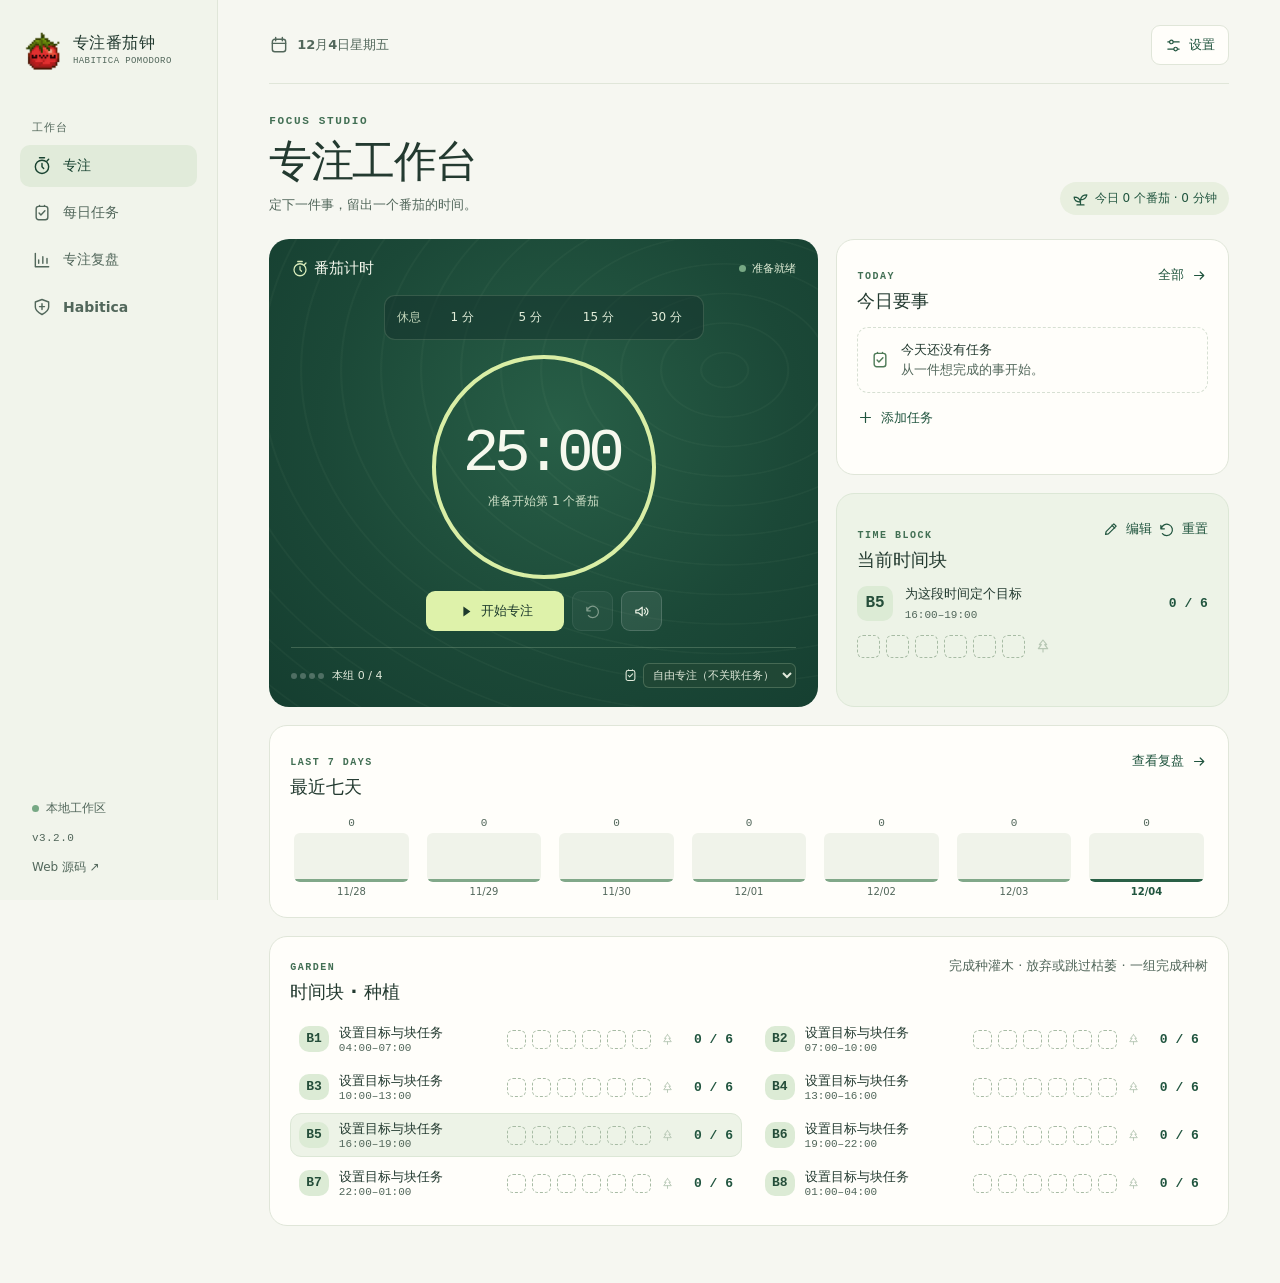
<file: index.html>
<!doctype html>
<html lang="zh-CN">
<head>
  <meta charset="utf-8">
  <meta name="viewport" content="width=device-width, initial-scale=1">
  <meta name="theme-color" content="#f6f7f1">
  <meta name="description" content="专注番茄钟。用番茄计时、每日三件事和时间块，安排今天的专注。">
  <meta http-equiv="Content-Security-Policy" content="default-src 'self'; connect-src 'self' https://habitica.com; object-src 'none'; base-uri 'none'; form-action 'none'">
  <title>专注番茄钟 · Habitica Pomodoro</title>
  <link rel="icon" href="./icon-192.png" type="image/png" sizes="192x192">
  <link rel="icon" href="./icon-512.png" type="image/png" sizes="512x512">
  <link rel="apple-touch-icon" href="./icon-192.png">
  <link rel="stylesheet" href="./styles.css">
  <script type="module" src="./app.mjs"></script>
</head>
<body>
  <svg class="symbols" xmlns="http://www.w3.org/2000/svg" aria-hidden="true">
    <symbol id="i-sprout" viewBox="0 0 24 24"><path d="M12 21v-8m0 4c-1-5-4-7-9-7 0 5 3 7 9 7Zm0-3c1-5 4-7 9-7-1 5-4 7-9 7ZM7 21h10"/></symbol>
    <symbol id="i-wilted" viewBox="0 0 24 24"><path d="M12 21v-9m0 0c-2 1-5 1-7 4 3 1 6 0 7-4Zm0 0c2 0 5 2 6 5-3 0-5-1-6-5ZM7 21h10"/></symbol>
    <symbol id="i-tree" viewBox="0 0 24 24"><path d="M12 3 6.5 10h3L5 16h14l-4.5-6h3L12 3Zm0 13v5"/></symbol>
    <symbol id="i-clock" viewBox="0 0 24 24"><circle cx="12" cy="13" r="8"/><path d="M12 9v4l2 2M9 2h6m3 4 2-2"/></symbol>
    <symbol id="i-task" viewBox="0 0 24 24"><rect x="5" y="4" width="14" height="16" rx="3"/><path d="m8.5 12 2.2 2.3 4.8-5M9 4V3m6 1V3"/></symbol>
    <symbol id="i-review" viewBox="0 0 24 24"><path d="M4 4v16h16M8 16v-4m5 4V8m5 8v-6"/></symbol>
    <symbol id="i-habitica" viewBox="0 0 24 24"><path d="M12 3 4 6v6c0 4 4 7 8 9 4-2 8-5 8-9V6l-8-3Z"/><path d="M12 8v7m-3-3.5h6"/></symbol>
    <symbol id="i-settings" viewBox="0 0 24 24"><path d="M4 7h16M4 17h16"/><circle cx="9" cy="7" r="2.5" fill="var(--icon-fill, #f6f7f1)"/><circle cx="15" cy="17" r="2.5" fill="var(--icon-fill, #f6f7f1)"/></symbol>
    <symbol id="i-calendar" viewBox="0 0 24 24"><rect x="4" y="5" width="16" height="15" rx="3"/><path d="M8 3v4m8-4v4M4 10h16"/></symbol>
    <symbol id="i-arrow" viewBox="0 0 24 24"><path d="M5 12h13m-5-5 5 5-5 5"/></symbol>
    <symbol id="i-left" viewBox="0 0 24 24"><path d="m15 6-6 6 6 6"/></symbol>
    <symbol id="i-right" viewBox="0 0 24 24"><path d="m9 6 6 6-6 6"/></symbol>
    <symbol id="i-play" viewBox="0 0 24 24"><path d="m9 5 10 7-10 7z" fill="currentColor" stroke="none"/></symbol>
    <symbol id="i-pause" viewBox="0 0 24 24"><path d="M9 6v12m6-12v12" stroke-width="2.6"/></symbol>
    <symbol id="i-skip" viewBox="0 0 24 24"><path d="m6 6 8 6-8 6V6Zm11 0v12"/></symbol>
    <symbol id="i-reset" viewBox="0 0 24 24"><path d="M4 6v5h5M4.5 11a8 8 0 1 1 1.7 6.7"/></symbol>
    <symbol id="i-sync" viewBox="0 0 24 24"><path d="M19 8a8 8 0 0 0-14 1m-1-5v5h5m11 6a8 8 0 0 1-14-1m15 5v-5h-5"/></symbol>
    <symbol id="i-plus" viewBox="0 0 24 24"><path d="M5 12h14m-7-7v14"/></symbol>
    <symbol id="i-minus" viewBox="0 0 24 24"><path d="M5 12h14"/></symbol>
    <symbol id="i-check" viewBox="0 0 24 24"><path d="m5 12 4 4L19 6"/></symbol>
    <symbol id="i-edit" viewBox="0 0 24 24"><path d="m14 6 4 4M5 19l4-.8L20 7.3 16.7 4 5.8 15 5 19Z"/></symbol>
    <symbol id="i-trash" viewBox="0 0 24 24"><path d="M4 7h16M9 7V4h6v3m3 0-1 13H7L6 7m4 4v5m4-5v5"/></symbol>
    <symbol id="i-volume" viewBox="0 0 24 24"><path d="M4 10h4l5-4v12l-5-4H4v-4Zm12-1c2 1.5 2 4.5 0 6m2.5-8c3.5 2.5 3.5 7.5 0 10"/></symbol>
    <symbol id="i-mute" viewBox="0 0 24 24"><path d="M4 10h4l5-4v12l-5-4H4v-4Zm12 0 4 4m0-4-4 4"/></symbol>
    <symbol id="i-close" viewBox="0 0 24 24"><path d="m6 6 12 12M18 6 6 18"/></symbol>
    <symbol id="i-download" viewBox="0 0 24 24"><path d="M12 4v11m-4-4 4 4 4-4m-11 5v4h14v-4"/></symbol>
    <symbol id="i-grid" viewBox="0 0 24 24"><rect x="4" y="4" width="6" height="6" rx="1"/><rect x="14" y="4" width="6" height="6" rx="1"/><rect x="4" y="14" width="6" height="6" rx="1"/><rect x="14" y="14" width="6" height="6" rx="1"/></symbol>
  </svg>
  <a class="skip" href="#content">跳到主要内容</a>
  <div class="app-shell">
    <aside class="rail" aria-label="工作台侧栏">
      <a class="brand" href="#focus">
        <img src="./icon-192.png" alt="" width="38" height="38">
        <span><strong>专注番茄钟</strong><small>HABITICA POMODORO</small></span>
      </a>
      <div class="rail-label">工作台</div>
      <nav class="nav" aria-label="主要导航">
        <a href="#focus" data-view="focus" aria-current="page"><svg class="icon" aria-hidden="true"><use href="#i-clock"/></svg>专注</a>
        <a href="#tasks" data-view="tasks"><svg class="icon" aria-hidden="true"><use href="#i-task"/></svg>每日任务</a>
        <a href="#review" data-view="review"><svg class="icon" aria-hidden="true"><use href="#i-review"/></svg>专注复盘</a>
        <a href="#habitica" data-view="habitica"><svg class="icon" aria-hidden="true"><use href="#i-habitica"/></svg>Habitica</a>
      </nav>
      <div class="rail-foot">
        <span class="local-label"><span></span> 本地工作区</span>
        <span class="app-version" data-version></span>
        <a href="https://github.com/allen7wang/pomo-app/tree/master/web">Web 源码 <span aria-hidden="true">↗</span></a>
      </div>
    </aside>
    <main id="content" class="main" tabindex="-1">
      <header class="topbar">
        <div class="topbar-date"><svg class="icon" aria-hidden="true"><use href="#i-calendar"/></svg><time id="current-date"></time></div>
        <div class="integration-actions"><a id="hub-return" class="button button-quiet" href="/" hidden><svg class="icon" aria-hidden="true"><use href="#i-grid"/></svg>项目入口</a>
          <button class="button button-quiet" type="button" data-action="settings"><svg class="icon" aria-hidden="true"><use href="#i-settings"/></svg>设置</button></div>
      </header>
      <noscript><p class="notice">请启用 JavaScript 后使用专注番茄钟。</p></noscript>
      <p id="storage-error" class="notice" role="status" hidden></p>
      <section id="view-focus" aria-labelledby="focus-title">
        <div class="page-heading"><div><p class="eyebrow">FOCUS STUDIO</p><h1 id="focus-title">专注工作台</h1><p>定下一件事，留出一个番茄的时间。</p></div><div id="daily-total" class="today-pill"></div></div>
        <div class="focus-grid">
          <article class="timer-card" aria-labelledby="timer-title">
            <div class="timer-pattern" aria-hidden="true"></div>
            <div class="timer-content">
              <div class="timer-top"><h2 id="timer-title"><svg class="icon" aria-hidden="true"><use href="#i-clock"/></svg> 番茄计时</h2><span id="timer-state" class="timer-state">准备就绪</span></div>
              <div class="phase-switch" id="break-chips" role="group" aria-label="自选休息，仅空闲时可用"><span>休息</span><button type="button" data-break="1">1 分</button><button type="button" data-break="5">5 分</button><button type="button" data-break="15">15 分</button><button type="button" data-break="30">30 分</button></div>
              <div class="clock-face">
                <svg class="clock-ring" viewBox="0 0 240 240" aria-hidden="true"><circle class="clock-track" cx="120" cy="120" r="110"/><circle id="clock-progress" class="clock-progress" cx="120" cy="120" r="110" pathLength="100" stroke-dasharray="100"/></svg>
                <div><div id="clock" class="clock" role="timer">25:00</div><p id="clock-caption">准备开始</p><p id="qishi-scene" class="qishi-scene" hidden></p></div>
              </div>
              <div class="timer-actions">
                <button id="timer-primary" class="button button-lime" type="button" data-action="timer"></button>
                <button class="button button-glass" id="timer-skip" type="button" data-action="skip" hidden><svg class="icon" aria-hidden="true"><use href="#i-skip"/></svg></button>
                <button class="button button-glass" id="timer-abandon" type="button" data-action="abandon"><svg class="icon" aria-hidden="true"><use href="#i-reset"/></svg></button>
                <button class="button button-glass" id="sound-toggle" type="button" data-action="sound"></button>
              </div>
              <div class="timer-foot"><span id="round-progress" class="round-progress"></span><label id="focus-task-label" for="focus-task" class="task-picker"><svg class="icon" aria-hidden="true"><use href="#i-task"/></svg><select id="focus-task" aria-label="本次专注任务"></select></label></div>
            </div>
          </article>
          <div class="focus-side">
            <article class="panel" id="task-preview"></article>
            <article class="panel block-panel" id="current-block"></article>
          </div>
          <article class="panel week-panel" id="week-preview"></article>
          <article class="panel week-panel" id="block-garden"></article>
        </div>
      </section>
      <section id="view-tasks" aria-labelledby="tasks-title" hidden>
        <div class="page-heading"><div><p class="eyebrow">DAILY PRIORITIES</p><h1 id="tasks-title">每日任务</h1><p>工作和个人各留三件要事，琐事另外整理。</p></div><div class="integration-actions" id="task-actions"></div></div>
        <div id="task-board"></div>
      </section>
      <section id="view-review" aria-labelledby="review-title" hidden>
        <div class="page-heading"><div><p class="eyebrow">FOCUS REVIEW</p><h1 id="review-title">专注复盘</h1><p>回看每天的番茄、时间块和种植记录。</p></div><button class="button button-quiet" type="button" data-action="export"><svg class="icon" aria-hidden="true"><use href="#i-download"/></svg> 导出 CSV</button></div>
        <div id="review-body"></div>
      </section>
      <section id="view-habitica" aria-labelledby="habitica-title" hidden>
        <div class="page-heading"><div><p class="eyebrow">HABITICA CONNECTION</p><h1 id="habitica-title">Habitica</h1><p>查看角色、记录习惯和完成每日打卡。</p></div></div>
        <div id="habitica-body"></div>
      </section>
    </main>
  </div>
  <dialog id="dialog" aria-labelledby="dialog-title"></dialog>
  <div id="status" class="toast" role="status" aria-live="polite"></div>
</body>
</html>
</file>
<file: styles.css>
:root {
  color-scheme: light;
  font-family: system-ui, -apple-system, "PingFang SC", "Microsoft YaHei", sans-serif;
  color: #233a30;
  background: #f6f7f1;
  font-synthesis: none;
  --ink: #233a30;
  --muted: #52675b;
  --green: #21553f;
  --paper: #f6f7f1;
  --panel: #fffefa;
  --line: #e0e6d9;
  --mint: #eaf1e4;
  --lime: #def2aa;
  --mono: ui-monospace, SFMono-Regular, Consolas, monospace;
}
* { box-sizing: border-box; }
body { margin: 0; }
[hidden] { display: none !important; }
button, input, select { font: inherit; }
button, a, input, select { -webkit-tap-highlight-color: transparent; }
button { cursor: pointer; }
button:disabled { cursor: default; opacity: .48; }
a { color: inherit; text-decoration: none; }
button:focus-visible, a:focus-visible, select:focus-visible, input:focus-visible { outline: 2px solid #679a6b; outline-offset: 3px; }
h1, h2, h3, p { margin: 0; }
h2 { font-size: 18px; }
h3 { font-size: 15px; }
p { line-height: 1.65; }
.symbols { position: absolute; width: 0; height: 0; overflow: hidden; }
.icon { width: 20px; height: 20px; display: inline-block; vertical-align: middle; fill: none; stroke: currentColor; stroke-width: 1.7; stroke-linecap: round; stroke-linejoin: round; flex: none; }
.skip { position: fixed; top: -100px; left: 16px; z-index: 10; padding: 10px; background: white; }
.skip:focus { top: 12px; }
.app-shell { display: grid; grid-template-columns: 218px minmax(0, 1fr); min-height: 100vh; max-width: 1600px; margin-inline: auto; }
.rail { display: flex; flex-direction: column; position: sticky; top: 0; height: 100dvh; padding: 32px 20px 24px; border-inline-end: 1px solid var(--line); background: #f1f4eb; }
.brand { display: flex; align-items: center; gap: 11px; padding-inline: 4px; white-space: nowrap; }
.brand img { border-radius: 10px; }
.brand strong, .brand small { display: block; }
.brand strong { font-size: 16px; letter-spacing: .025em; }
.brand small { font: 9px/1.6 var(--mono); color: var(--muted); letter-spacing: .045em; }
.rail-label { margin: 50px 0 10px 12px; font-size: 11px; color: var(--muted); letter-spacing: .1em; }
.nav { display: grid; gap: 5px; }
.nav a { display: flex; align-items: center; gap: 11px; padding: 11px 12px; border-radius: 10px; color: var(--muted); font-size: 14px; font-weight: 600; white-space: nowrap; }
.nav a:hover { background: #e8eee2; color: var(--green); }
.nav a[aria-current] { color: #194331; background: #e1ebda; }
.rail-foot { margin-top: auto; display: grid; gap: 15px; padding: 16px 12px 0; color: var(--muted); font-size: 12px; }
.rail-foot a:hover { text-decoration: underline; }
.app-version { font: 11px var(--mono); letter-spacing: .04em; }
.local-label { display: inline-flex; align-items: center; gap: 7px; }
.local-label span, .timer-state::before { width: 7px; height: 7px; border-radius: 50%; background: #77a884; content: ''; }
.main { width: 100%; max-width: 1220px; padding: 25px clamp(22px, 4vw, 60px) 54px; margin-inline: auto; }
.main:focus { outline: none; }
.topbar, .page-heading, .panel-heading, .timer-top, .timer-foot, .block-label, .item-line { display: flex; align-items: center; justify-content: space-between; gap: 12px; }
.topbar { padding-bottom: 18px; border-bottom: 1px solid var(--line); }
.topbar-date { display: flex; align-items: center; gap: 8px; font-size: 13px; font-weight: 600; color: var(--muted); }
.page-heading { margin-block: 30px 24px; align-items: end; }
.eyebrow { color: #426f54; font: 600 11px/1.4 var(--mono); letter-spacing: .15em; }
.page-heading h1 { font-size: clamp(29px, 4vw, 43px); line-height: 1.2; letter-spacing: -.035em; margin: 7px 0 6px; }
.page-heading h1 + p, .panel-copy { color: var(--muted); font-size: 13px; }
.today-pill { display: inline-flex; align-items: center; gap: 6px; font-size: 12px; color: var(--green); background: #e8efdf; border-radius: 100px; padding: 8px 12px; white-space: nowrap; }
.today-pill .icon { width: 17px; height: 17px; }
.focus-grid { display: grid; grid-template-columns: minmax(0, 1.4fr) minmax(0, 1fr); gap: 18px; align-items: stretch; }
.focus-side { display: grid; grid-template-rows: 1.1fr 1fr; gap: 18px; min-width: 0; }
.panel { background: var(--panel); border: 1px solid var(--line); border-radius: 18px; min-width: 0; padding: 20px; }
.panel-heading { align-items: baseline; margin-bottom: 13px; }
.panel-heading h2 { line-height: 1.35; }
.panel-heading .eyebrow { margin-bottom: 5px; font-size: 10px; }
.panel-copy { margin-top: 6px; }
.button, .text-button, .icon-button { display: inline-flex; align-items: center; justify-content: center; gap: 7px; border-radius: 9px; font-size: 13px; font-weight: 650; white-space: nowrap; }
.button { min-height: 40px; padding: 8px 13px; border: 1px solid transparent; }
.button .icon, .text-button .icon, .icon-button .icon { width: 17px; height: 17px; }
.button-quiet { background: var(--panel); border-color: var(--line); color: var(--green); }
.button-quiet:hover, .icon-button:hover { background: var(--mint); }
.button-primary { background: var(--green); color: white; }
.button-primary:hover { background: #16452f; }
.text-button, .icon-button { color: var(--green); background: transparent; border: 0; padding: 6px 0; }
.text-button:hover { text-decoration: underline; }
.icon-button { min-width: 36px; min-height: 36px; padding: 5px; }
.timer-card { position: relative; isolation: isolate; overflow: hidden; border-radius: 20px; color: #f6f9ee; background: radial-gradient(ellipse at 53% 40%, #285f47 0, #1b4837 58%, #153e30 100%); min-width: 0; }
.timer-pattern { position: absolute; inset: 0; z-index: -1; opacity: .35; background: repeating-radial-gradient(ellipse at 83% 28%, transparent 0 22px, #c6e2b51c 23px 24px, transparent 25px 40px); }
.timer-content { padding: 20px 22px 16px; }
.timer-top h2 { font-size: 15px; }
.timer-top h2 .icon { width: 18px; height: 18px; color: #d8ebba; }
.timer-state { font-size: 11px; color: #e0edd6; display: inline-flex; align-items: center; gap: 6px; white-space: nowrap; }
.timer-state[data-running]::before { background: #d9f4a6; box-shadow: 0 0 9px #c8ee98; }
.phase-switch { display: flex; justify-content: center; width: fit-content; gap: 3px; margin: 17px auto 7px; padding: 4px; border-radius: 11px; background: #142f2b77; border: 1px solid #c3e2b82d; }
.phase-switch button { min-width: 65px; min-height: 35px; border: 0; border-radius: 7px; padding: 6px 10px; background: transparent; color: #e1edd9; font-size: 12px; }
.phase-switch button:hover { background: #ffffff18; }
.phase-switch button[aria-pressed="true"] { background: #e5f0d7; color: #214332; font-weight: 700; }
.phase-switch span { display: inline-flex; align-items: center; padding: 0 6px 0 8px; color: #c5d9bd; font-size: 12px; }
.phase-switch button:disabled { opacity: .4; }
.clock-face { width: min(240px, 100%); aspect-ratio: 1; margin: 0 auto; display: grid; place-items: center; position: relative; text-align: center; }
.clock-ring { position: absolute; inset: 0; width: 100%; height: 100%; fill: none; stroke-width: 4; transform: rotate(-90deg); }
.clock-track { stroke: #e2edda29; }
.clock-progress { stroke: #d9eea5; stroke-linecap: round; }
.clock { font-size: clamp(40px, 6vw, 61px); line-height: 1.03; font-family: var(--mono); font-variant-numeric: tabular-nums; letter-spacing: -.085em; padding-right: .085em; }
#clock-caption { font-size: 12px; margin-top: 7px; color: #d0e1c8; }
.qishi-scene { margin: 5px 0 0; color: #d0e1c8; font-size: 12px; }
.timer-actions { display: flex; justify-content: center; gap: 8px; margin-top: 4px; }
.button-lime { color: #1d3a2c; background: var(--lime); min-width: 138px; }
.button-lime:hover { background: #eff8ca; }
.button-glass { width: 41px; padding: 0; color: #eaf1e4; background: #ffffff14; border-color: #ffffff27; }
.button-glass:hover { background: #ffffff28; }
.timer-foot { margin-top: 16px; padding-top: 12px; border-top: 1px solid #d3e9c436; color: #e1eadb; font-size: 11px; min-height: 44px; }
.round-progress { display: inline-flex; align-items: center; gap: 8px; white-space: nowrap; }
.round-dots { display: flex; gap: 3px; }
.round-dots span { display: block; border-radius: 100%; width: 6px; height: 6px; background: #ffffff3d; }
.round-dots .filled { background: var(--lime); }
.task-picker { display: flex; align-items: center; gap: 5px; min-width: 0; }
.task-picker .icon { width: 15px; height: 15px; }
.task-picker select { max-width: 180px; min-width: 0; width: 100%; color: inherit; background: #204735; border: 1px solid #d3e9c436; border-radius: 6px; padding: 4px 5px; text-overflow: ellipsis; }
.empty { display: flex; gap: 11px; align-items: center; padding: 13px 12px; border: 1px dashed #d7e0d3; border-radius: 11px; color: var(--muted); font-size: 13px; }
.empty strong { display: block; font-size: 13px; color: var(--ink); margin-bottom: 2px; }
.empty .icon { color: #4f7b58; }
.task-list, .integration-list { padding: 0; list-style: none; margin: 0; }
.task-row, .integration-list li { min-height: 44px; display: flex; align-items: center; gap: 9px; border-bottom: 1px solid var(--line); }
.task-row:last-child, .integration-list li:last-child { border-bottom: 0; }
.task-row .task-name, .integration-list strong { flex: 1; min-width: 0; overflow-wrap: anywhere; font-size: 13px; }
.task-row.done .task-name, .integration-list .scored { text-decoration: line-through; color: var(--muted); }
.task-check { display: grid; place-items: center; width: 24px; height: 24px; flex: none; border-radius: 50%; color: white; background: transparent; border: 1px solid #98ae98; padding: 0; }
.task-check:hover { background: var(--mint); }
.task-check[aria-pressed="true"] { background: var(--green); border-color: var(--green); }
.task-check .icon { width: 14px; height: 14px; }
.sync-tag { margin-left: 6px; padding: 1px 6px; border-radius: 99px; background: #fff2db; color: #7a5420; font-size: 10px; white-space: nowrap; }
.status-dot { width: 18px; height: 18px; flex: none; display: grid; place-items: center; border-radius: 50%; border: 1px solid #b9c8b6; color: var(--green); }
.status-dot .icon { width: 12px; height: 12px; }
.group-label { padding: 10px 0 2px; color: var(--muted); font-size: 12px; font-weight: 650; }
.group-label:first-child { padding-top: 0; }
.sync-notice { margin: 0 0 14px; }
.add-line { margin-top: 10px; }
.block-panel { background: #edf3e7; border-color: #dce7d6; }
.block-label { margin-top: 9px; justify-content: flex-start; }
.block-number { border-radius: 10px; background: #dcebd5; color: #254e3a; padding: 8px; font: 700 16px/1.2 var(--mono); }
.block-info { flex: 1; min-width: 0; }
.block-info strong { font-size: 13px; display: block; overflow-wrap: anywhere; }
.block-info small { font: 11px var(--mono); color: var(--muted); }
.block-count { color: var(--green); font: 700 13px var(--mono); white-space: nowrap; }
.plant-rail { display: flex; flex-wrap: wrap; gap: 6px; margin-top: 13px; }
.plant-rail span { width: 23px; height: 23px; display: grid; place-items: center; border-radius: 6px; border: 1px dashed #a7bba4; }
.plant-rail .planted { background: #d5e8ce; border: 1px solid #d5e8ce; color: var(--green); }
.plant-rail .icon { width: 16px; height: 16px; }
.plant-rail .wilted { background: #f1e7dc; border: 1px solid #e3d3c2; color: #9a6a43; }
.plant-rail .tree { margin-left: 4px; border: 0; width: auto; min-width: 23px; color: #b7c7b4; gap: 1px; display: inline-flex; align-items: center; }
.plant-rail .tree.grown { color: #2f6b3c; }
.plant-rail .tree b { font: 600 10px var(--mono); }
.garden-list { list-style: none; margin: 0; padding: 0; display: grid; grid-template-columns: repeat(2, minmax(0, 1fr)); gap: 4px 14px; }
.garden-row { width: 100%; display: grid; grid-template-columns: auto minmax(0, 1fr) auto auto; align-items: center; gap: 10px; padding: 6px 8px; border: 1px solid transparent; border-radius: 11px; background: transparent; color: inherit; text-align: left; }
.garden-row .block-number { padding: 5px 7px; font-size: 13px; }
.garden-row:hover { background: var(--mint); }
.garden-row[aria-current] { background: #edf3e7; border-color: #dce7d6; }
.garden-row .plant-rail { margin: 0; flex-wrap: nowrap; }
.garden-row .plant-rail span { width: 19px; height: 19px; }
.garden-row .plant-rail .icon { width: 13px; height: 13px; }
.garden-info { min-width: 0; display: grid; }
.garden-info strong { font-size: 13px; overflow: hidden; text-overflow: ellipsis; white-space: nowrap; }
.garden-info small { font: 11px var(--mono); color: var(--muted); }
.block-number.small { padding: 4px 6px; font-size: 12px; }
.week-panel { grid-column: 1 / -1; }
.chart { display: grid; grid-template-columns: repeat(7, minmax(0, 1fr)); gap: clamp(6px, 2vw, 18px); padding: 4px 4px 0; }
.chart[data-range="30"] { grid-template-columns: repeat(30, minmax(0, 1fr)); gap: 4px; }
.chart-col { display: grid; text-align: center; gap: 4px; color: var(--muted); min-width: 0; font-size: 10px; }
.chart-col span { font: 11px var(--mono); }
.chart[data-range="30"] .chart-col span { visibility: hidden; }
.chart[data-range="30"] .chart-col:nth-child(5n) span, .chart[data-range="30"] .chart-col:last-child span { visibility: visible; }
.bar-slot { display: flex; align-items: end; height: 49px; background: #f0f3ea; border-radius: 6px; overflow: hidden; }
.bar { width: 100%; min-height: 3px; background: #81a889; border-radius: 5px; }
.chart-col:last-child .bar { background: #2a6046; }
.chart-col:last-child time { color: var(--green); font-weight: 700; }
button.chart-col { border: 0; background: transparent; padding: 3px 0; border-radius: 7px; color: var(--muted); font: inherit; font-size: 10px; }
button.chart-col:hover { background: var(--mint); }
button.chart-col[aria-pressed="true"] { background: #e1ebda; color: var(--green); }
button.chart-col[aria-pressed="true"] .bar { background: #2a6046; }
.chart[data-range="90"] { grid-template-columns: repeat(90, minmax(0, 1fr)); gap: 1px; }
.chart[data-range="90"] .bar { border-radius: 2px; }
.category-grid, .stats-grid, .integration-grid { display: grid; gap: 14px; grid-template-columns: repeat(3, minmax(0, 1fr)); }
.category-grid .panel { padding: 16px; }
.later-panel { margin-top: 16px; }
.badge { border-radius: 99px; background: var(--mint); color: var(--green); padding: 4px 8px; font: 11px var(--mono); white-space: nowrap; }
.stats-grid .panel strong { display: block; font: 600 28px/1.2 var(--mono); margin-block: 7px 0; }
.stats-grid .panel small { color: var(--muted); }
.review-range { display: inline-flex; gap: 4px; }
.review-range button[aria-pressed="true"] { background: var(--mint); border-color: #cbdcc8; }
.period-nav { display: flex; align-items: center; gap: 8px; margin-bottom: 12px; font: 12px var(--mono); color: var(--ink); }
.metric-row { display: grid; grid-template-columns: repeat(3, minmax(0, 1fr)); gap: 10px; margin-bottom: 6px; }
.metric strong { display: block; font: 600 18px/1.3 var(--mono); }
.metric small { color: var(--muted); font-size: 11px; }
.section-title { margin: 16px 0 8px; font-size: 14px; }
.disclosure { width: 100%; display: flex; align-items: center; gap: 8px; margin-top: 10px; padding: 9px 0; border: 0; border-top: 1px solid var(--line); background: transparent; color: var(--ink); font-weight: 650; font-size: 13px; }
.disclosure .muted { margin-left: auto; }
.disclosure .icon { width: 15px; height: 15px; color: var(--green); }
.session-list { list-style: none; margin: 0 0 6px; padding: 0; }
.session-row { display: grid; gap: 2px; padding: 7px 0; border-bottom: 1px solid var(--line); }
.session-row strong { font-size: 13px; overflow-wrap: anywhere; }
.session-row small { font: 11px var(--mono); color: var(--muted); }
.day-row { width: 100%; min-height: 42px; display: flex; align-items: center; justify-content: space-between; gap: 12px; border: 0; border-bottom: 1px solid var(--line); background: transparent; color: var(--ink); font-size: 13px; padding: 0 6px; text-align: left; }
.day-row small { color: var(--muted); font-size: 12px; }
.day-row:hover, .day-row[aria-pressed="true"] { background: var(--mint); }
li:last-child > .day-row { border-bottom: 0; }
.review-foot { margin-top: 16px; display: grid; gap: 10px; }
.button.danger, .icon-button.danger, .text-button.danger { color: #a3342b; }
.integration-grid { grid-template-columns: repeat(2, minmax(0, 1fr)); }
.integration-top { margin-bottom: 14px; }
.integration-actions { display: flex; flex-wrap: wrap; gap: 6px; }
.integration-list .button { min-width: 38px; min-height: 36px; padding: 5px; }
.role-bars { display: grid; gap: 7px; margin-top: 12px; max-width: 520px; }
.role-bar { display: grid; grid-template-columns: 34px minmax(0, 1fr) auto; align-items: center; gap: 10px; font-size: 12px; color: var(--muted); }
.role-bar div { height: 7px; border-radius: 9px; background: #eef1ea; overflow: hidden; }
.role-bar i { display: block; height: 100%; border-radius: inherit; background: #81a889; }
.role-bar.hp i { background: #d0675a; }
.role-bar.mp i { background: #5b86c4; }
.role-bar.exp i { background: #d6a83a; }
.role-bar small { font: 11px var(--mono); }
.notice { margin-top: 12px; padding: 9px 12px; border-radius: 8px; background: #fff2db; color: #68481e; font-size: 13px; }
.muted { color: var(--muted); font-size: 13px; }
.form { display: grid; gap: 14px; margin-top: 16px; }
.form label { display: grid; gap: 5px; color: var(--muted); font-size: 13px; }
.form input, .form select { min-width: 0; min-height: 41px; width: 100%; border: 1px solid #d5dfd1; border-radius: 8px; background: #fff; color: var(--ink); padding: 8px 10px; }
.form-grid { display: grid; gap: 11px; grid-template-columns: repeat(2, minmax(0, 1fr)); }
.form .inline-field { display: flex; align-items: center; }
.form input[type="checkbox"] { min-height: auto; width: 17px; height: 17px; accent-color: var(--green); }
.form-actions { display: flex; align-items: center; justify-content: end; gap: 8px; }
.form-error { color: #a3342b; font-size: 13px; }
.form fieldset { margin: 0; padding: 12px 0 2px; border: 0; border-top: 1px solid var(--line); display: grid; gap: 10px; }
.form legend { padding: 0 8px 0 0; color: var(--ink); font-weight: 700; font-size: 14px; }
.form .sound-line { display: grid; grid-template-columns: minmax(0, 1fr) 110px auto; gap: 8px; align-items: center; }
.form .sound-line .button { min-height: 41px; }
.form input[type="range"] { min-height: auto; padding: 0; border: 0; accent-color: var(--green); }
.form input[type="radio"] { min-height: auto; width: 16px; height: 16px; accent-color: var(--green); }
.radio-line { display: flex; flex-wrap: wrap; gap: 14px; }
.block-tasks { list-style: none; margin: 0; padding: 0; display: grid; gap: 6px; }
.block-task { display: grid; grid-template-columns: auto minmax(0, 1fr) 62px auto auto; gap: 6px; align-items: center; }
.block-task.add { grid-template-columns: minmax(0, 1fr) 62px auto; margin-top: 6px; }
.block-task .text-button { padding: 6px 2px; }
.link { color: var(--green); text-decoration: underline; text-underline-offset: 3px; }
#dialog { width: min(440px, calc(100% - 30px)); overflow: auto; max-height: calc(100% - 30px); padding: 21px; border-radius: 17px; border: 1px solid var(--line); color: var(--ink); background: var(--panel); }
#dialog::backdrop { background: #112a24a0; }
#dialog.wide { width: min(600px, calc(100% - 30px)); }
#dialog .panel-heading { margin-bottom: 8px; align-items: center; }
#dialog .form-actions { margin-top: 5px; }
.toast { position: fixed; bottom: 18px; right: 18px; max-width: min(370px, calc(100vw - 36px)); z-index: 3; background: #173c2d; color: #f5f9ed; border-radius: 11px; font-size: 13px; padding: 11px 14px; box-shadow: 0 8px 22px #0002; }
.toast:empty { opacity: 0; pointer-events: none; padding: 0; }
@media (max-width: 1050px) {
  .garden-list { grid-template-columns: 1fr; }
  .app-shell { grid-template-columns: 178px minmax(0, 1fr); }
  .rail { padding-inline: 12px; }
  .main { padding-inline: 23px; }
  .panel { padding: 16px; }
  .task-picker select { max-width: 125px; }
}
@media (max-width: 800px) {
  .app-shell { display: block; }
  .rail { position: static; height: auto; padding: 15px 16px 0; gap: 12px; border: 0; border-bottom: 1px solid var(--line); }
  .rail-label, .rail-foot { display: none; }
  .nav { display: flex; flex-wrap: wrap; gap: 3px; padding-bottom: 8px; }
  .nav a { font-size: 12px; gap: 5px; padding: 9px 8px; }
  .nav a .icon { width: 16px; height: 16px; }
  .main { padding: 13px 16px 32px; }
  .topbar { padding-bottom: 11px; }
  .page-heading { margin-block: 22px 17px; }
  .focus-grid, .focus-side { gap: 12px; }
}
@media (max-width: 570px) {
  .focus-grid, .focus-side, .category-grid, .integration-grid { grid-template-columns: 1fr; grid-template-rows: auto; }
  .page-heading { align-items: start; }
  .page-heading h1 + p { font-size: 12px; }
  .today-pill { padding: 6px 8px; margin-top: 2px; }
  .timer-content { padding: 16px 16px 12px; }
  .stats-grid { gap: 6px; }
  .stats-grid .panel { padding: 9px; }
  .stats-grid .panel strong { font-size: 20px; }
  .stats-grid .panel small { font-size: 10px; }
  .chart[data-range="30"] { gap: 2px; }
  .chart[data-range="30"] .chart-col time { visibility: hidden; }
  .chart[data-range="30"] .chart-col:nth-child(5n) time, .chart[data-range="30"] .chart-col:last-child time { visibility: visible; }
  .garden-row { grid-template-columns: auto minmax(0, 1fr) auto; row-gap: 6px; }
  .garden-row .plant-rail { grid-column: 2 / -1; grid-row: 2; }
  .metric strong { font-size: 15px; }
  .form .sound-line { grid-template-columns: minmax(0, 1fr) 80px; }
  .form .sound-line .button { grid-column: 1 / -1; }
  .block-task { grid-template-columns: auto minmax(0, 1fr) 54px; }
  .block-task .text-button, .block-task .icon-button { grid-row: 2; }
  .block-task .text-button { grid-column: 2; justify-self: end; }
  .block-task .icon-button { grid-column: 3; }
  .period-nav { flex-wrap: wrap; }
}
</file>
